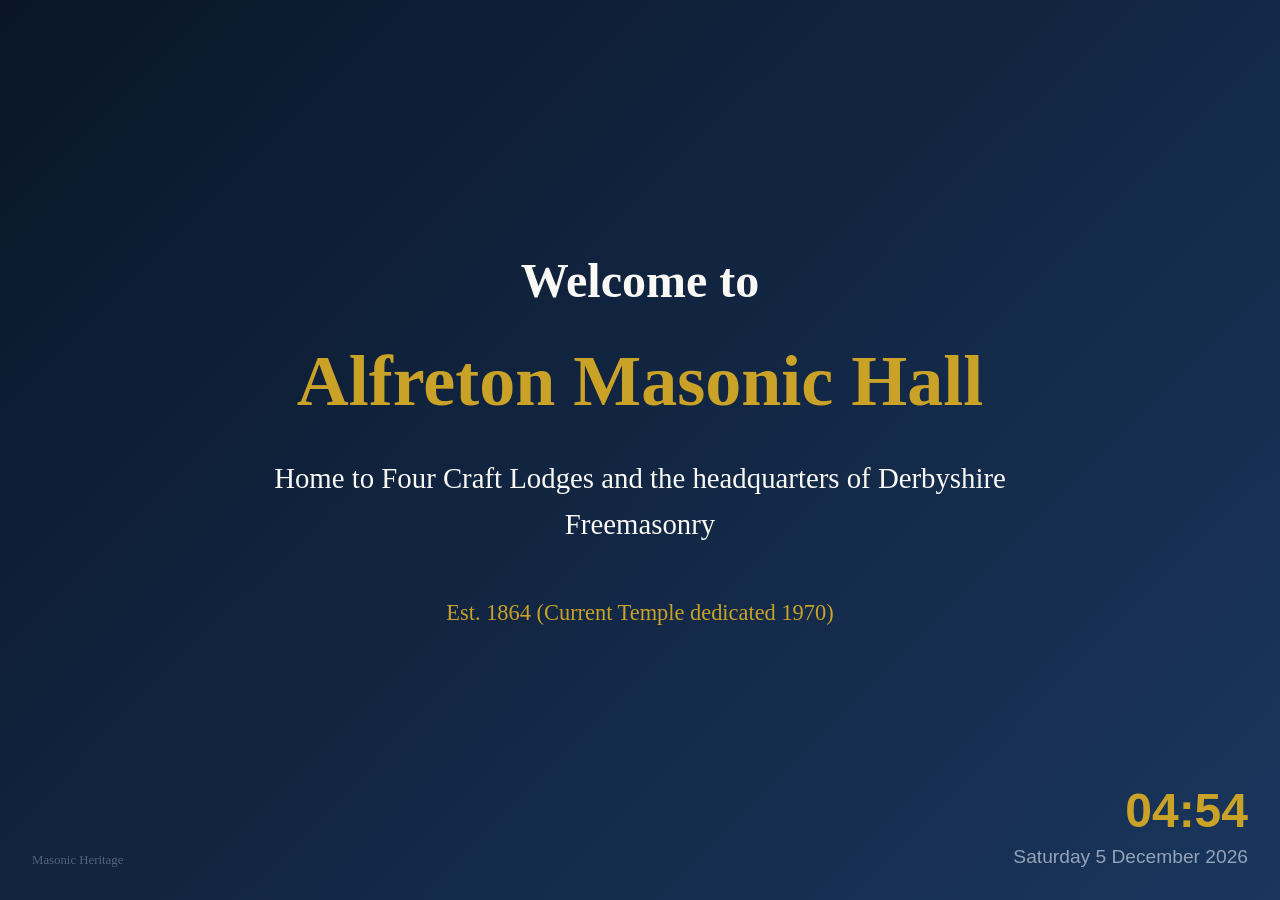
<file: index.html>
<!DOCTYPE html>
<html lang="en">
<head>
    <meta charset="UTF-8">
    <meta name="viewport" content="width=device-width, initial-scale=1.0">
    <title>Alfreton Masonic Hall - Display</title>
    <!-- Theme CSS with multiple theme options -->
    <link rel="stylesheet" href="css/display-themes.css">
</head>
<body>
    <div id="display-container">
        <!-- Slides will be loaded here -->
        <div id="slide-content"></div>
    </div>
    
    <!-- Emergency overlay (hidden by default) -->
    <div id="emergency-overlay" class="hidden">
        <div class="emergency-content">
            <h1>⚠️ Important Notice</h1>
            <p id="emergency-message"></p>
        </div>
    </div>
    
    <!-- Clock overlay -->
    <div id="clock-overlay">
        <div id="clock"></div>
        <div id="date"></div>
    </div>
    
    <!-- Theme indicator (small, bottom left) -->
    <div id="theme-indicator" style="position: fixed; bottom: 2rem; left: 2rem; font-size: 0.8rem; color: var(--muted); z-index: 50; opacity: 0.5;">
        <span id="current-theme">Masonic Heritage</span>
    </div>

    <script src="js/display.js"></script>
    <script>
        // Theme switcher function
        window.setDisplayTheme = function(themeName) {
            const body = document.body;
            const indicator = document.getElementById('current-theme');
            
            // Remove any existing theme
            body.removeAttribute('data-theme');
            
            // Apply new theme
            if (themeName && themeName !== 'masonic') {
                body.setAttribute('data-theme', themeName);
            }
            
            // Update indicator
            const themeLabels = {
                'masonic': 'Masonic Heritage',
                'slate': 'Silicon Valley Slate',
                'industrial': 'International Orange',
                'quartz': 'Cyber-Quartz'
            };
            
            if (indicator) {
                indicator.textContent = themeLabels[themeName] || themeLabels['masonic'];
            }
            
            console.log('🎨 Theme changed to:', themeName || 'masonic');
        };
        
        // Check for theme in localStorage on load
        const savedTheme = localStorage.getItem('lodgebeacon_theme');
        if (savedTheme) {
            window.setDisplayTheme(savedTheme);
        }
    </script>
</body>
</html>
</file>
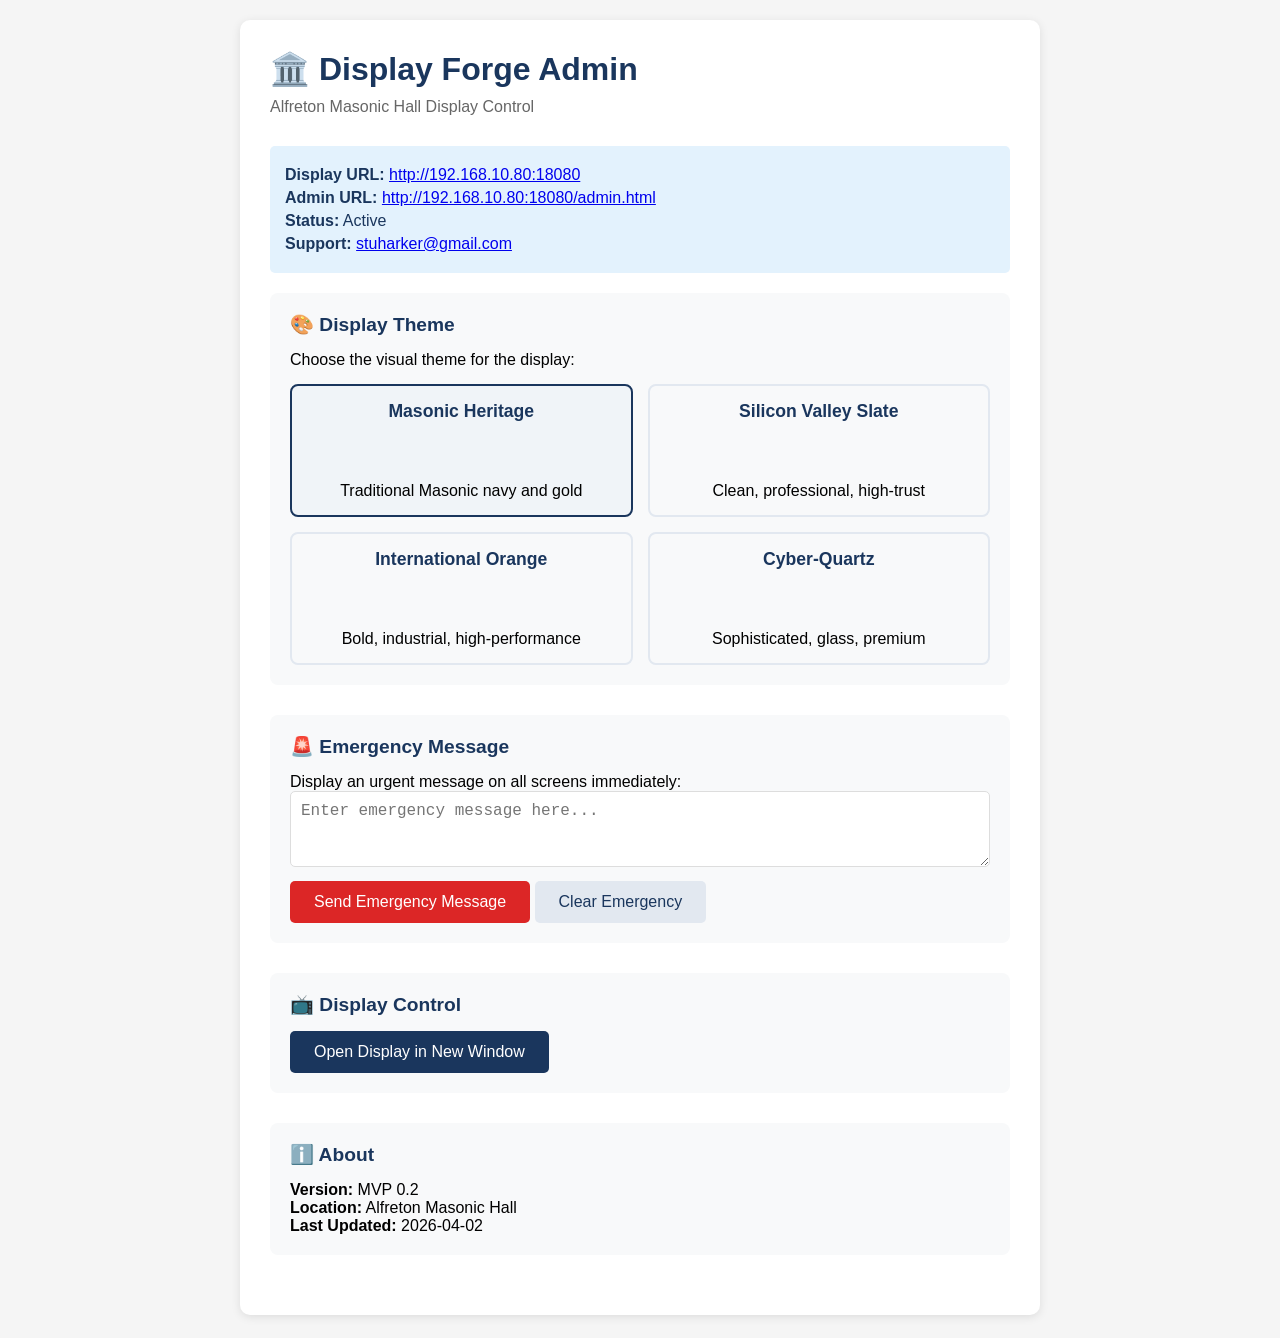
<file: admin.html>
<!DOCTYPE html>
<html lang="en">
<head>
    <meta charset="UTF-8">
    <meta name="viewport" content="width=device-width, initial-scale=1.0">
    <title>Display Forge Admin - Alfreton Hall</title>
    <style>
        * {
            margin: 0;
            padding: 0;
            box-sizing: border-box;
        }
        
        body {
            font-family: -apple-system, BlinkMacSystemFont, 'Segoe UI', Roboto, sans-serif;
            background: #f5f5f5;
            padding: 20px;
        }
        
        .container {
            max-width: 800px;
            margin: 0 auto;
            background: white;
            border-radius: 10px;
            padding: 30px;
            box-shadow: 0 2px 10px rgba(0,0,0,0.1);
        }
        
        h1 {
            color: #1a365d;
            margin-bottom: 10px;
        }
        
        .subtitle {
            color: #666;
            margin-bottom: 30px;
        }
        
        .section {
            margin-bottom: 30px;
            padding: 20px;
            background: #f8f9fa;
            border-radius: 8px;
        }
        
        .section h2 {
            color: #1a365d;
            margin-bottom: 15px;
            font-size: 1.2rem;
        }
        
        button {
            padding: 12px 24px;
            border: none;
            border-radius: 5px;
            font-size: 1rem;
            cursor: pointer;
            transition: background 0.3s;
        }
        
        .btn-primary {
            background: #1a365d;
            color: white;
        }
        
        .btn-primary:hover {
            background: #2c5282;
        }
        
        .btn-danger {
            background: #dc2626;
            color: white;
        }
        
        .btn-danger:hover {
            background: #b91c1c;
        }
        
        .btn-secondary {
            background: #e2e8f0;
            color: #1a365d;
        }
        
        .btn-secondary:hover {
            background: #cbd5e0;
        }
        
        textarea {
            width: 100%;
            padding: 10px;
            border: 1px solid #ddd;
            border-radius: 5px;
            font-size: 1rem;
            margin-bottom: 10px;
        }
        
        .status {
            padding: 15px;
            border-radius: 5px;
            margin-top: 20px;
        }
        
        .status.success {
            background: #d4edda;
            color: #155724;
        }
        
        .status.error {
            background: #f8d7da;
            color: #721c24;
        }
        
        .info {
            background: #e3f2fd;
            padding: 15px;
            border-radius: 5px;
            margin-bottom: 20px;
        }
        
        .info p {
            margin: 5px 0;
            color: #1a365d;
        }
        
        .theme-selector {
            display: grid;
            grid-template-columns: repeat(2, 1fr);
            gap: 15px;
            margin-top: 15px;
        }
        
        .theme-option {
            padding: 15px;
            border: 2px solid #e2e8f0;
            border-radius: 8px;
            cursor: pointer;
            transition: all 0.3s;
            text-align: center;
        }
        
        .theme-option:hover {
            border-color: #1a365d;
        }
        
        .theme-option.active {
            border-color: #1a365d;
            background: #f0f4f8;
        }
        
        .theme-option h3 {
            color: #1a365d;
            font-size: 1.1rem;
            margin-bottom: 5px;
        }
        
        .theme-preview {
            height: 40px;
            border-radius: 4px;
            margin: 10px 0;
        }
        
        .theme-masonic .theme-preview {
            background: linear-gradient(135deg, #0a1628 0%, #1a365d 100%);
        }
        
        .theme-slate .theme-preview {
            background: linear-gradient(135deg, #f8fafc 0%, #e2e8f0 100%);
        }
        
        .theme-industrial .theme-preview {
            background: linear-gradient(135deg, #121212 0%, #1e1e1e 100%);
        }
        
        .theme-quartz .theme-preview {
            background: linear-gradient(135deg, #0f0e17 0%, #1a1921 100%);
        }
    </style>
</head>
<body>
    <div class="container">
        <h1>🏛️ Display Forge Admin</h1>
        <p class="subtitle">Alfreton Masonic Hall Display Control</p>
        
        <div class="info">
            <p><strong>Display URL:</strong> <a href="index.html" target="_blank">http://192.168.10.80:18080</a></p>
            <p><strong>Admin URL:</strong> <a href="admin.html" target="_blank">http://192.168.10.80:18080/admin.html</a></p>
            <p><strong>Status:</strong> <span id="system-status">Active</span></p>
            <p><strong>Support:</strong> <a href="mailto:stuharker@gmail.com">stuharker@gmail.com</a></p>
        </div>
        
        <div class="section">
            <h2>🎨 Display Theme</h2>
            <p>Choose the visual theme for the display:</p>
            <div class="theme-selector">
                <div class="theme-option active" onclick="setTheme('masonic', this)">
                    <h3>Masonic Heritage</h3>
                    <div class="theme-preview theme-masonic"></div>
                    <p>Traditional Masonic navy and gold</p>
                </div>
                
                <div class="theme-option" onclick="setTheme('slate', this)">
                    <h3>Silicon Valley Slate</h3>
                    <div class="theme-preview theme-slate"></div>
                    <p>Clean, professional, high-trust</p>
                </div>
                
                <div class="theme-option" onclick="setTheme('industrial', this)">
                    <h3>International Orange</h3>
                    <div class="theme-preview theme-industrial"></div>
                    <p>Bold, industrial, high-performance</p>
                </div>
                
                <div class="theme-option" onclick="setTheme('quartz', this)">
                    <h3>Cyber-Quartz</h3>
                    <div class="theme-preview theme-quartz"></div>
                    <p>Sophisticated, glass, premium</p>
                </div>
            </div>
        </div>
        
        <div class="section">
            <h2>🚨 Emergency Message</h2>
            <p>Display an urgent message on all screens immediately:</p>
            <textarea id="emergency-message" rows="3" placeholder="Enter emergency message here..."></textarea>
            <div>
                <button class="btn-danger" onclick="sendEmergency()">Send Emergency Message</button>
                <button class="btn-secondary" onclick="clearEmergency()">Clear Emergency</button>
            </div>
        </div>
        
        <div class="section">
            <h2>📺 Display Control</h2>
            <button class="btn-primary" onclick="openDisplay()">Open Display in New Window</button>
        </div>
        
        <div class="section">
            <h2>ℹ️ About</h2>
            <p><strong>Version:</strong> MVP 0.2</p>
            <p><strong>Location:</strong> Alfreton Masonic Hall</p>
            <p><strong>Last Updated:</strong> 2026-04-02</p>
        </div>
        
        <div id="status-message"></div>
    </div>

    <script>
        function setTheme(themeName, element) {
            // Update active class
            document.querySelectorAll('.theme-option').forEach(opt => {
                opt.classList.remove('active');
            });
            element.classList.add('active');
            
            // Save to localStorage
            localStorage.setItem('lodgebeacon_theme', themeName);
            
            // Update display
            showStatus('Theme changed to: ' + themeName, 'success');
            
            // Send update to display
            window.parent.postMessage({ type: 'theme', theme: themeName }, '*');
        }
        
        function sendEmergency() {
            const message = document.getElementById('emergency-message').value;
            if (!message.trim()) {
                showStatus('Please enter an emergency message', 'error');
                return;
            }
            
            const data = {
                active: true,
                message: message,
                timestamp: Date.now()
            };
            
            localStorage.setItem('lodgebeacon_emergency', JSON.stringify(data));
            showStatus('Emergency message sent to all displays!', 'success');
            document.getElementById('emergency-message').value = '';
        }
        
        function clearEmergency() {
            localStorage.removeItem('lodgebeacon_emergency');
            showStatus('Emergency cleared from all displays', 'success');
            document.getElementById('emergency-message').value = '';
        }
        
        function openDisplay() {
            window.open('index.html', '_blank', 'width=1920,height=1080');
        }
        
        function showStatus(message, type) {
            const statusDiv = document.getElementById('status-message');
            statusDiv.className = 'status ' + type;
            statusDiv.textContent = message;
            
            setTimeout(() => {
                statusDiv.textContent = '';
                statusDiv.className = '';
            }, 3000);
        }
        
        // Check for existing emergency on load
        window.onload = function() {
            const emergencyData = localStorage.getItem('lodgebeacon_emergency');
            if (emergencyData) {
                const data = JSON.parse(emergencyData);
                if (data.active) {
                    document.getElementById('emergency-message').value = data.message;
                }
            }
            
            // Load saved theme
            const savedTheme = localStorage.getItem('lodgebeacon_theme');
            if (savedTheme && savedTheme !== 'masonic') {
                const themeElement = document.querySelector('.theme-option[onclick*="' + savedTheme + '"]');
                if (themeElement) {
                    themeElement.click();
                }
            }
        };
    </script>
</body>
</html>
</file>
<file: css/display-themes.css>
/* Display Forge Display Themes */
/* Masonic Edition - Three theme options */

/* ========== THEME 1: MASONIC HERITAGE (Default) ========== */
/* Traditional Masonic navy and gold */
:root[data-theme="masonic"],
:root:not([data-theme]) {
    /* Core Brand */
    --bg-main: #0a1628;
    --bg-card: #1a365d;
    --text-main: #faf9f6;
    --accent: #c9a227;
    
    /* UI Elements */
    --border: #2d4a6f;
    --muted: #94a3b8;
    
    /* Status */
    --safe: #10b981;
    --risk: #ef4444;
    --warning: #f59e0b;
}

/* ========== THEME 2: SILICON VALLEY SLATE ========== */
/* Clean, professional, high-trust institutional */
:root[data-theme="slate"] {
    /* Core Brand */
    --bg-main: #f8fafc;
    --bg-card: #ffffff;
    --text-main: #0f172a;
    --accent: #38bdf8;
    
    /* UI Elements */
    --border: #e2e8f0;
    --muted: #64748b;
    
    /* Status */
    --safe: #10b981;
    --risk: #ef4444;
    --warning: #f59e0b;
}

/* ========== THEME 3: INTERNATIONAL ORANGE ========== */
/* Bold, industrial, high-performance */
:root[data-theme="industrial"] {
    /* Core Brand */
    --bg-main: #121212;
    --bg-card: #1e1e1e;
    --text-main: #ffffff;
    --accent: #ff5f1f;
    
    /* UI Elements */
    --border: #404040;
    --muted: #a3a3a3;
    
    /* Status */
    --safe: #22c55e;
    --risk: #ff4444;
    --warning: #ffaa00;
}

/* ========== THEME 4: CYBER-QUARTZ ========== */
/* Sophisticated, premium, glass aesthetic */
:root[data-theme="quartz"] {
    /* Core Brand */
    --bg-main: #0f0e17;
    --bg-card: #1a1921;
    --text-main: #e6e6e6;
    --accent: #a78bfa;
    
    /* UI Elements */
    --border: #2d2c35;
    --muted: #94a3b8;
    
    /* Secondary accent for highlights */
    --accent-secondary: #f472b6;
    
    /* Status */
    --safe: #34d399;
    --risk: #f87171;
    --warning: #fbbf24;
}

/* ========== BASE STYLES ========== */
* {
    margin: 0;
    padding: 0;
    box-sizing: border-box;
}

body {
    font-family: 'Playfair Display', Georgia, serif;
    background: var(--bg-main);
    color: var(--text-main);
    overflow: hidden;
    height: 100vh;
    width: 100vw;
}

/* ========== DISPLAY CONTAINER ========== */
#display-container {
    width: 100vw;
    height: 100vh;
    display: flex;
    align-items: center;
    justify-content: center;
    padding: 2rem;
    background: linear-gradient(135deg, var(--bg-main) 0%, var(--bg-card) 100%);
}

/* ========== SLIDE CONTENT ========== */
#slide-content {
    width: 100%;
    max-width: 1200px;
    height: 80%;
    display: flex;
    align-items: center;
    justify-content: center;
    text-align: center;
    transition: opacity 0.5s ease-in-out;
}

.slide {
    width: 100%;
    padding: 3rem;
}

.slide h1 {
    font-size: 3rem;
    margin-bottom: 2rem;
    color: var(--text-main);
    font-weight: 700;
}

.slide h2 {
    font-size: 2.5rem;
    margin-bottom: 1.5rem;
    color: var(--accent);
    font-weight: 600;
}

.slide p {
    font-size: 1.5rem;
    line-height: 1.6;
    margin-bottom: 1rem;
    color: var(--text-main);
}

.slide ul {
    list-style: none;
    text-align: left;
    display: inline-block;
    margin: 1rem 0;
}

.slide li {
    font-size: 1.4rem;
    margin-bottom: 0.8rem;
    padding-left: 1.5rem;
    position: relative;
}

.slide li:before {
    content: "✦";
    position: absolute;
    left: 0;
    color: var(--accent);
}

/* ========== CLOCK OVERLAY ========== */
#clock-overlay {
    position: fixed;
    bottom: 2rem;
    right: 2rem;
    text-align: right;
    z-index: 100;
}

#clock {
    font-size: 3rem;
    font-weight: 700;
    color: var(--accent);
    font-family: 'Inter', sans-serif;
}

#date {
    font-size: 1.2rem;
    color: var(--muted);
    margin-top: 0.5rem;
    font-family: 'Inter', sans-serif;
}

/* ========== EMERGENCY OVERLAY ========== */
#emergency-overlay {
    position: fixed;
    top: 0;
    left: 0;
    width: 100vw;
    height: 100vh;
    background: rgba(239, 68, 68, 0.95);
    display: flex;
    align-items: center;
    justify-content: center;
    z-index: 1000;
    transition: opacity 0.3s ease;
}

#emergency-overlay.hidden {
    display: none;
}

.emergency-content {
    text-align: center;
    padding: 3rem;
    color: white;
}

.emergency-content h1 {
    font-size: 4rem;
    margin-bottom: 2rem;
}

#emergency-message {
    font-size: 2rem;
    max-width: 800px;
    line-height: 1.4;
}

/* ========== LODGE SLIDE STYLING ========== */
.lodge-slide {
    background: var(--bg-card);
    border-radius: 20px;
    padding: 3rem;
    border: 2px solid var(--border);
    box-shadow: 0 20px 40px rgba(0, 0, 0, 0.2);
}

.lodge-slide h2 {
    font-size: 4rem;
    color: var(--accent);
    margin-bottom: 1rem;
}

.lodge-info {
    background: rgba(201, 162, 39, 0.1);
    border-left: 4px solid var(--accent);
    padding: 1.5rem;
    margin: 1.5rem 0;
    text-align: left;
}

/* ========== THEME-SPECIFIC ADJUSTMENTS ========== */

/* Light theme (Slate) adjustments */
[data-theme="slate"] #display-container {
    background: linear-gradient(135deg, var(--bg-main) 0%, #e2e8f0 100%);
}

[data-theme="slate"] .slide h1 {
    color: var(--text-main);
}

[data-theme="slate"] .lodge-slide {
    box-shadow: 0 10px 30px rgba(0, 0, 0, 0.1);
}

[data-theme="slate"] .lodge-info {
    background: rgba(56, 189, 248, 0.1);
}

/* Industrial theme adjustments */
[data-theme="industrial"] #display-container {
    background: linear-gradient(135deg, #121212 0%, #2a2a2a 100%);
}

[data-theme="industrial"] .lodge-slide {
    border-color: var(--accent);
    box-shadow: 0 0 30px rgba(255, 95, 31, 0.3);
}

[data-theme="industrial"] .lodge-info {
    background: rgba(255, 95, 31, 0.15);
    border-left-color: var(--accent);
}

/* Quartz theme adjustments */
[data-theme="quartz"] #display-container {
    background: linear-gradient(135deg, #0f0e17 0%, #1e1d26 50%, #0f0e17 100%);
}

[data-theme="quartz"] .lodge-slide {
    border-color: var(--accent);
    background: rgba(167, 139, 250, 0.05);
    backdrop-filter: blur(10px);
}

[data-theme="quartz"] .lodge-info {
    background: rgba(167, 139, 250, 0.1);
    border-left-color: var(--accent);
}

[data-theme="quartz"] #clock {
    text-shadow: 0 0 20px var(--accent);
}

/* ========== ANIMATIONS ========== */
@keyframes fadeIn {
    from { opacity: 0; transform: translateY(20px); }
    to { opacity: 1; transform: translateY(0); }
}

.slide {
    animation: fadeIn 0.5s ease-out;
}

/* ========== RESPONSIVE ========== */
@media (max-width: 768px) {
    .slide h1 {
        font-size: 2rem;
    }
    
    .slide h2 {
        font-size: 1.8rem;
    }
    
    .slide p {
        font-size: 1.2rem;
    }
    
    #clock {
        font-size: 2rem;
    }
}

/* ========== FONT IMPORT ========== */
@import url('https://fonts.googleapis.com/css2?family=Playfair+Display:wght@400;600;700&family=Inter:wght@400;500;700&display=swap');
</file>
